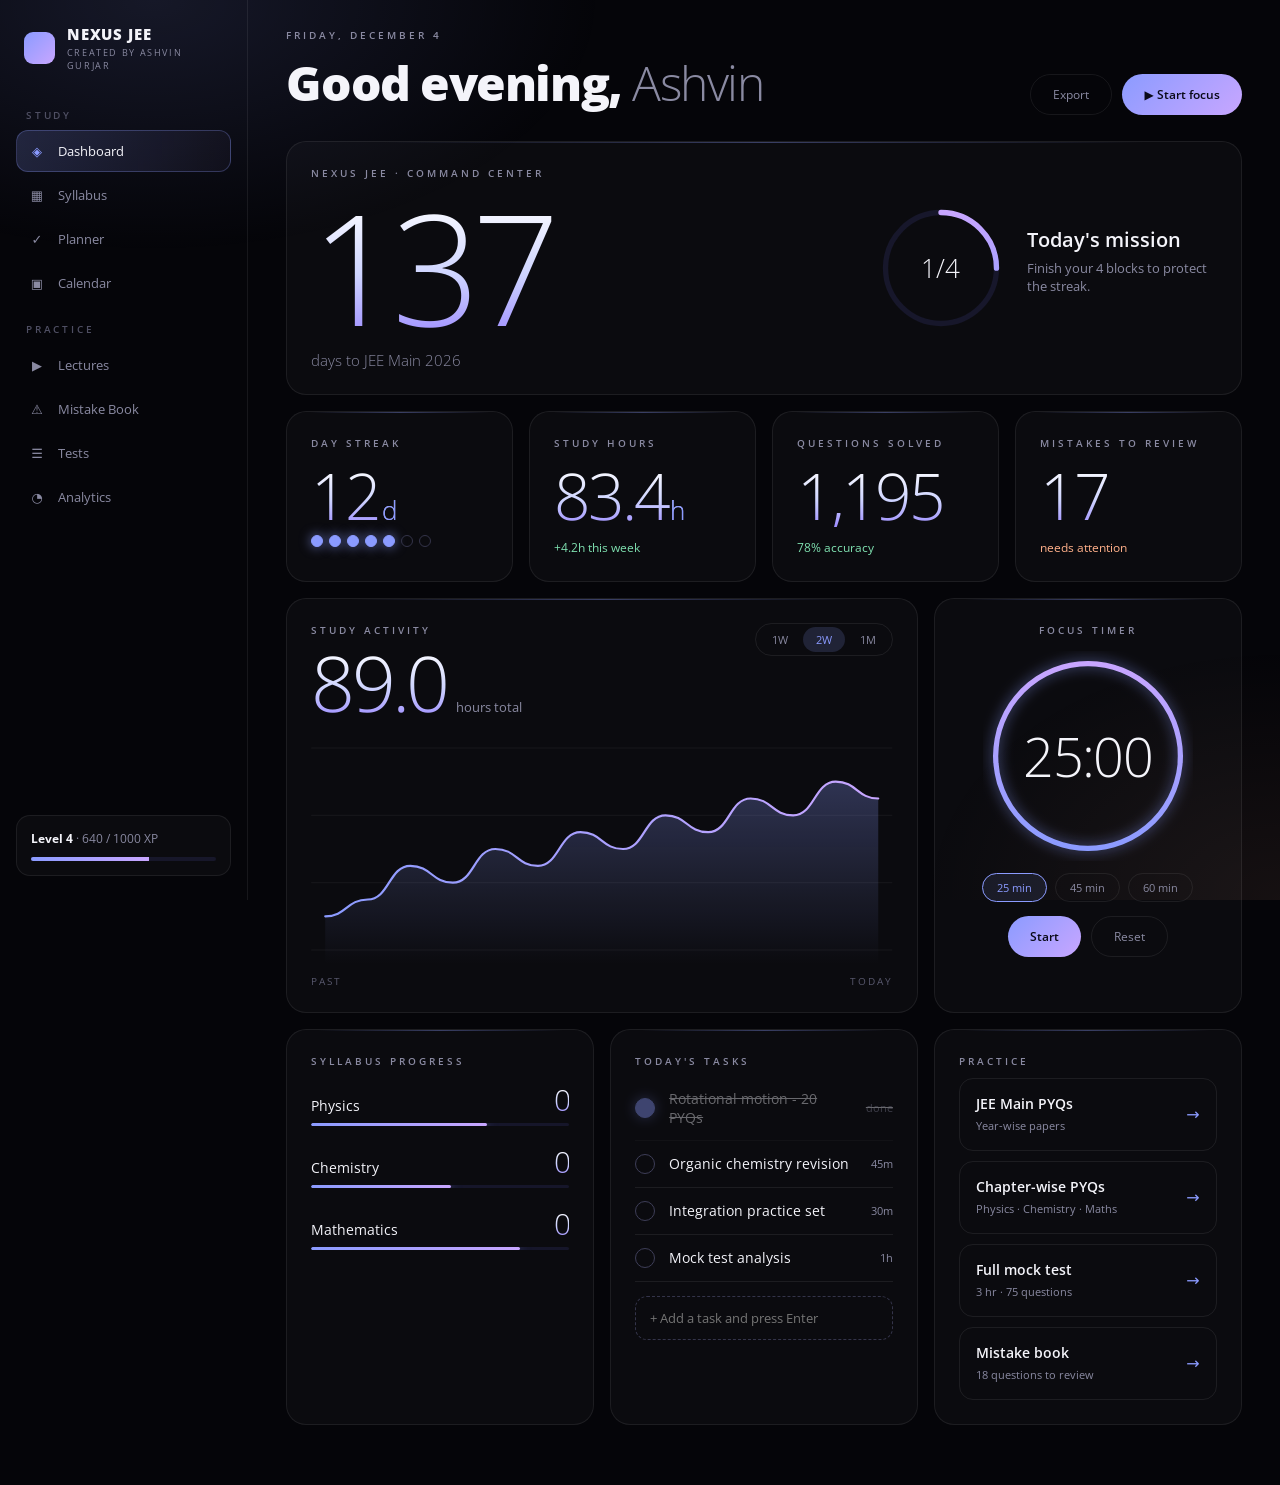
<file: NEXUS JEE - Study App (1).html>
<!DOCTYPE html>
<html lang="en">
<head>
<meta charset="UTF-8">
<meta name="viewport" content="width=device-width, initial-scale=1, viewport-fit=cover">
<title>NEXUS JEE - Command Center</title>
<link href="https://fonts.googleapis.com/css2?family=Open+Sans:wght@200;300;400;600;800&display=swap" rel="stylesheet">
<style>
:root{--bg:#050509;--cd:rgba(255,255,255,.028);--ln:rgba(255,255,255,.075);--tx:#f4f4fa;--mut:#8a8aa2;--a:#8b9bff;--b:#c8a6ff;--o:#ffb08a;--ok:#7fe0b0;--e:cubic-bezier(.16,1,.3,1);box-sizing:border-box;padding-top:env(safe-area-inset-top,0px);padding-bottom:env(safe-area-inset-bottom,0px)}
html{scroll-padding-top:env(safe-area-inset-top,0px);scroll-behavior:smooth}
*{margin:0;box-sizing:border-box}
html,body{background:var(--bg);color:var(--tx);font-family:'Open Sans','Segoe UI',system-ui,sans-serif;overflow-x:hidden}
body::before{content:"";position:fixed;inset:0;pointer-events:none;background:radial-gradient(50% 40% at 12% 0%,rgba(139,155,255,.13),transparent 70%),radial-gradient(40% 40% at 100% 100%,rgba(255,176,138,.07),transparent 70%)}
button,input{font:inherit;color:inherit;background:none;border:0}button{cursor:pointer}
.app{position:relative;display:grid;grid-template-columns:248px 1fr;min-height:100vh}
aside{position:sticky;top:0;height:100vh;padding:24px 16px;border-right:1px solid var(--ln);display:flex;flex-direction:column;gap:20px}
.logo{display:flex;align-items:center;gap:12px;padding:0 8px}.logo i{width:32px;height:32px;border-radius:9px;background:linear-gradient(135deg,var(--a),var(--b))}
.logo b{display:block;font-weight:800;font-size:15px;letter-spacing:.06em}.logo small{display:block;color:var(--mut);font-size:9px;letter-spacing:.18em;margin-top:2px}
nav{position:relative;display:flex;flex-direction:column;gap:2px}
nav h6{font-size:10px;letter-spacing:.28em;color:#4f4f63;margin:16px 10px 6px;font-weight:600}
#pill{position:absolute;left:0;right:0;top:0;height:42px;border-radius:12px;background:linear-gradient(90deg,rgba(139,155,255,.18),rgba(200,166,255,.04));border:1px solid rgba(139,155,255,.28);transition:transform .45s var(--e);pointer-events:none}
nav button{position:relative;display:flex;align-items:center;gap:12px;height:42px;padding:0 12px;border-radius:12px;font-size:13px;color:var(--mut);text-align:left;transition:color .15s}
nav button:hover,nav button.on{color:var(--tx)}nav button.on span{color:var(--a)}nav button span{width:18px;text-align:center}
.me{margin-top:auto;padding:14px;border:1px solid var(--ln);border-radius:14px;background:var(--cd);font-size:12px}
.xp{height:4px;border-radius:4px;background:#17172a;margin-top:10px;overflow:hidden}.xp i{display:block;height:100%;width:0;background:linear-gradient(90deg,var(--a),var(--b));transition:width 1.6s var(--e) .5s}
main{padding:28px clamp(18px,3vw,40px) 60px;max-width:1280px;width:100%}
header{display:flex;justify-content:space-between;align-items:flex-end;gap:16px;flex-wrap:wrap;margin-bottom:26px}
.lb{font-size:10px;letter-spacing:.3em;color:var(--mut);font-weight:600}
h1{font-size:clamp(30px,4vw,48px);font-weight:800;letter-spacing:-.03em;margin-top:8px}h1 em{font-style:normal;color:var(--mut);font-weight:300}
.btn{padding:11px 22px;border-radius:99px;border:1px solid var(--ln);font-size:12px;color:var(--mut);transition:all .15s}.btn:hover{color:var(--tx);border-color:rgba(255,255,255,.22)}
.btn.p{background:linear-gradient(135deg,var(--a),var(--b));color:#0a0a18;font-weight:600;border:0}.btn.p:hover{transform:translateY(-2px);color:#0a0a18}.btn:active{transform:scale(.97)}
.grid{display:grid;grid-template-columns:repeat(12,1fr);gap:16px}
.c3{grid-column:span 3}.c4{grid-column:span 4}.c8{grid-column:span 8}.c12{grid-column:span 12}
.cd{position:relative;background:var(--cd);border:1px solid var(--ln);border-radius:20px;padding:24px;transition:transform .4s var(--e),border-color .4s;overflow:hidden}
.cd::before{content:"";position:absolute;left:10%;right:10%;top:0;height:1px;background:linear-gradient(90deg,transparent,rgba(139,155,255,.6),transparent);opacity:.6}
.cd:hover{transform:translateY(-3px);border-color:rgba(139,155,255,.25)}
.num{font-weight:200;letter-spacing:-.05em;line-height:.95;font-variant-numeric:tabular-nums;background:linear-gradient(180deg,#fff,#cfd5ff 55%,#9d8cff);-webkit-background-clip:text;background-clip:text;color:transparent}
.r{opacity:0;transform:translateY(34px);filter:blur(8px);transition:opacity 1s var(--e),transform 1s var(--e),filter .9s var(--e);transition-delay:calc(var(--i,0)*80ms)}
.r.in{opacity:1;transform:none;filter:none}
.hero{display:flex;justify-content:space-between;align-items:center;gap:24px;flex-wrap:wrap}
.hero .num{font-size:clamp(84px,12vw,170px);margin-top:14px}.unit{color:var(--mut);font-size:15px;font-weight:300;margin-top:10px}
.mis{display:flex;align-items:center;gap:22px}.mis .rg{position:relative;width:128px;height:128px}.rg svg{width:100%;height:100%;transform:rotate(-90deg)}.rg div{position:absolute;inset:0;display:flex;align-items:center;justify-content:center;font-size:26px;font-weight:200}
.mis p{font-size:13px;color:var(--mut);margin:6px 0 14px;max-width:190px}.mis h3{font-size:20px;font-weight:600}
.kpi .num{font-size:clamp(44px,5vw,66px);margin:16px 0 8px;display:block}.kpi .num em{font-style:normal;font-size:.4em;color:var(--a);margin-left:3px;-webkit-text-fill-color:var(--a)}
.kpi small{font-size:12px;color:var(--ok)}.kpi small.w{color:var(--o)}
.sd{display:flex;gap:6px;margin-top:2px}.sd i{width:12px;height:12px;border-radius:50%;border:1.5px solid #34344a;transition:all .6s var(--e);transition-delay:calc(var(--k)*110ms + .7s)}.sd.go i.f{background:var(--a);border-color:var(--a);box-shadow:0 0 12px rgba(139,155,255,.7)}
.ch-h{display:flex;justify-content:space-between;align-items:flex-start;gap:12px;flex-wrap:wrap}
.rd{display:flex;align-items:baseline;gap:10px;margin-top:10px}.rd .num{font-size:clamp(46px,6vw,80px)}.rd span{color:var(--mut);font-size:13px}
.seg{display:flex;gap:2px;padding:3px;border:1px solid var(--ln);border-radius:99px}.seg button{padding:5px 13px;border-radius:99px;font-size:11px;color:var(--mut);transition:all .15s}.seg button.on{background:rgba(139,155,255,.16);color:var(--a)}
.chw{position:relative;margin-top:14px}.chw svg{display:block;width:100%;height:230px;overflow:visible}
.ax{display:flex;justify-content:space-between;font-size:10px;letter-spacing:.2em;color:#58586d;margin-top:10px}
.tm{text-align:center}.tm .rg{position:relative;width:210px;height:210px;margin:14px auto 12px}.tm .rg div{font-size:54px;font-weight:200;letter-spacing:-.03em;font-variant-numeric:tabular-nums}
.pre{display:flex;justify-content:center;gap:8px;margin-bottom:14px}.pre button{padding:6px 14px;border-radius:99px;border:1px solid var(--ln);font-size:11px;color:var(--mut);transition:all .15s}.pre button.on{border-color:var(--a);color:var(--a);background:rgba(139,155,255,.1)}
.tm .row{display:flex;gap:10px;justify-content:center}
.sb{margin-top:18px}.sb>div:not(.ln){display:flex;justify-content:space-between;align-items:baseline;margin-bottom:8px;font-size:14px}.sb .num{font-size:30px;font-weight:200}
.ln{height:3px;border-radius:3px;background:#16162a;margin-bottom:22px;overflow:hidden}.ln i{display:block;height:100%;width:0;background:linear-gradient(90deg,var(--a),var(--b));border-radius:3px;transition:width 1.6s var(--e) .4s;box-shadow:0 0 12px rgba(139,155,255,.6)}
.tk{display:flex;align-items:center;gap:14px;padding:13px 0;border-bottom:1px solid var(--ln);font-size:14px;cursor:pointer;transition:transform .35s var(--e),opacity .3s}.tk:hover{transform:translateX(5px)}
.tk i{flex:none;width:20px;height:20px;border-radius:50%;border:1.5px solid #3e3e58;transition:all .3s var(--e)}.tk.d{opacity:.4;text-decoration:line-through}.tk.d i{background:var(--a);border-color:var(--a);box-shadow:0 0 14px rgba(139,155,255,.6)}
.tk em{margin-left:auto;font-style:normal;font-size:11px;color:var(--mut)}
.add{width:100%;margin-top:14px;padding:12px 14px;border:1px dashed #34344a;border-radius:12px;font-size:13px;outline:0;transition:border-color .2s}.add:focus{border-color:var(--a)}
.pq{display:flex;align-items:center;justify-content:space-between;gap:12px;padding:15px 16px;margin-top:10px;border:1px solid var(--ln);border-radius:14px;cursor:pointer;transition:all .35s var(--e)}
.pq:hover{border-color:rgba(139,155,255,.4);background:rgba(139,155,255,.06);transform:translateX(4px)}.pq b{display:block;font-size:14px;font-weight:600}.pq small{color:var(--mut);font-size:11px}.pq span{color:var(--a);transition:transform .3s var(--e)}.pq:hover span{transform:translateX(4px)}
@media(max-width:1000px){.app{grid-template-columns:1fr}aside{display:none}.c3{grid-column:span 6}.c4,.c8{grid-column:span 12}}
@media(max-width:560px){.c3{grid-column:span 12}.mis{flex-wrap:wrap}}
</style>
</head>
<body>
<div class="app">
<aside>
  <div class="logo"><i></i><div><b>NEXUS JEE</b><small>CREATED BY ASHVIN GURJAR</small></div></div>
  <nav id="nav"><div id="pill"></div>
    <h6>STUDY</h6>
    <button class="on"><span>&#9672;</span>Dashboard</button><button><span>&#9638;</span>Syllabus</button><button><span>&#10003;</span>Planner</button><button><span>&#9635;</span>Calendar</button>
    <h6>PRACTICE</h6>
    <button><span>&#9654;</span>Lectures</button><button><span>&#9888;</span>Mistake Book</button><button><span>&#9776;</span>Tests</button><button><span>&#9684;</span>Analytics</button>
  </nav>
  <div class="me"><b>Level 4</b> <span style="color:var(--mut)">&middot; 640 / 1000 XP</span><div class="xp"><i id="xp"></i></div></div>
</aside>
<main>
  <header class="r"><div><div class="lb" id="dt">TUESDAY</div><h1 id="ttl">Good evening, <em>Ashvin</em></h1></div><div style="display:flex;gap:10px"><button class="btn">Export</button><button class="btn p" id="go">&#9654; Start focus</button></div></header>
  <div class="grid">
    <div class="cd hero c12 r"><div><div class="lb">NEXUS JEE &middot; COMMAND CENTER</div><div class="num" data-n="142">0</div><div class="unit">days to JEE Main 2026</div></div>
      <div class="mis"><div class="rg"><svg viewBox="0 0 120 120"><circle cx="60" cy="60" r="52" fill="none" stroke="#17172b" stroke-width="5"/><circle id="mr" cx="60" cy="60" r="52" fill="none" stroke="url(#gg)" stroke-width="5" stroke-linecap="round" stroke-dasharray="326.7" stroke-dashoffset="326.7" style="transition:stroke-dashoffset 1.6s var(--e) .4s"/><defs><linearGradient id="gg"><stop offset="0" stop-color="#8b9bff"/><stop offset="1" stop-color="#c8a6ff"/></linearGradient></defs></svg><div id="mt">1/4</div></div>
      <div><h3>Today's mission</h3><p id="mp">Finish your 4 blocks to protect the streak.</p></div></div></div>
    <div class="cd kpi c3 r"><div class="lb">DAY STREAK</div><span class="num"><i data-n="12" style="font-style:normal">0</i><em>d</em></span><div class="sd" id="sd"></div></div>
    <div class="cd kpi c3 r"><div class="lb">STUDY HOURS</div><span class="num"><i data-n="86.5" data-d="1" style="font-style:normal">0</i><em>h</em></span><small>+4.2h this week</small></div>
    <div class="cd kpi c3 r"><div class="lb">QUESTIONS SOLVED</div><span class="num"><i data-n="1240" style="font-style:normal">0</i></span><small>78% accuracy</small></div>
    <div class="cd kpi c3 r"><div class="lb">MISTAKES TO REVIEW</div><span class="num"><i data-n="18" style="font-style:normal">0</i></span><small class="w">needs attention</small></div>
    <div class="cd c8 r"><div class="ch-h"><div><div class="lb">STUDY ACTIVITY</div><div class="rd"><div class="num" id="rdn">0</div><span id="rdl">hours total</span></div></div><div class="seg" id="seg"><button>1W</button><button class="on">2W</button><button>1M</button></div></div>
      <div class="chw" id="cw"><svg id="sv"><defs><linearGradient id="ga" x1="0" y1="0" x2="0" y2="1"><stop offset="0" stop-color="#8b9bff" stop-opacity=".28"/><stop offset="1" stop-color="#8b9bff" stop-opacity="0"/></linearGradient><linearGradient id="gl" x1="0" x2="1"><stop offset="0" stop-color="#8b9bff"/><stop offset="1" stop-color="#c8a6ff"/></linearGradient></defs><g id="gr" stroke="rgba(255,255,255,.05)"></g><path id="ar" fill="url(#ga)" opacity="0"/><path id="ln" fill="none" stroke="url(#gl)" stroke-width="2.2" stroke-linecap="round"/><line id="vl" stroke="rgba(139,155,255,.35)" opacity="0"/><circle id="dot" r="5.5" fill="#c8a6ff" opacity="0"/></svg></div>
      <div class="ax"><span>PAST</span><span>TODAY</span></div></div>
    <div class="cd tm c4 r"><div class="lb">FOCUS TIMER</div><div class="rg"><svg viewBox="0 0 200 200"><circle cx="100" cy="100" r="88" fill="none" stroke="#17172b" stroke-width="4"/><circle id="tr" cx="100" cy="100" r="88" fill="none" stroke="url(#gg)" stroke-width="5" stroke-linecap="round" stroke-dasharray="552.9" stroke-dashoffset="552.9" style="filter:drop-shadow(0 0 6px rgba(139,155,255,.6))"/></svg><div id="tt">25:00</div></div>
      <div class="pre" id="pre"><button class="on" data-m="25">25 min</button><button data-m="45">45 min</button><button data-m="60">60 min</button></div>
      <div class="row"><button class="btn p" id="ts">Start</button><button class="btn" id="tx">Reset</button></div></div>
    <div class="cd c4 r"><div class="lb">SYLLABUS PROGRESS</div>
      <div class="sb"><div><span>Physics</span><span class="num" data-n="68">0</span></div><div class="ln"><i data-w="68"></i></div>
      <div><span>Chemistry</span><span class="num" data-n="54">0</span></div><div class="ln"><i data-w="54"></i></div>
      <div><span>Mathematics</span><span class="num" data-n="81">0</span></div><div class="ln" style="margin-bottom:4px"><i data-w="81"></i></div></div></div>
    <div class="cd c4 r"><div class="lb">TODAY'S TASKS</div><div id="tl" style="margin-top:8px">
      <div class="tk d"><i></i>Rotational motion - 20 PYQs<em>done</em></div><div class="tk"><i></i>Organic chemistry revision<em>45m</em></div><div class="tk"><i></i>Integration practice set<em>30m</em></div><div class="tk"><i></i>Mock test analysis<em>1h</em></div></div>
      <input class="add" id="ad" placeholder="+ Add a task and press Enter"></div>
    <div class="cd c4 r"><div class="lb">PRACTICE</div>
      <div class="pq"><div><b>JEE Main PYQs</b><small>Year-wise papers</small></div><span>&rarr;</span></div>
      <div class="pq"><div><b>Chapter-wise PYQs</b><small>Physics &middot; Chemistry &middot; Maths</small></div><span>&rarr;</span></div>
      <div class="pq"><div><b>Full mock test</b><small>3 hr &middot; 75 questions</small></div><span>&rarr;</span></div>
      <div class="pq"><div><b>Mistake book</b><small>18 questions to review</small></div><span>&rarr;</span></div></div>
  </div>
</main>
</div>
<script>
var $=function(s){return document.querySelector(s)},$$=function(s){return [].slice.call(document.querySelectorAll(s))};
$('#dt').textContent=new Date().toLocaleDateString('en-US',{weekday:'long',day:'numeric',month:'long'}).toUpperCase();
var D={'1W':[3,5,4,6,5,7,6],'2W':[2,3,5,4,6,5,7,6,8,7,9,8,10,9],'1M':[]},cur='2W',P=[],CW=800,drawn=false;
for(var i=0;i<30;i++)D['1M'].push(Math.round((4+i*.18+Math.sin(i*.9)*2.2+Math.cos(i*.4))*10)/10);
function sum(a){return a.reduce(function(x,y){return x+y},0)}
function build(){
  var d=D[cur],W=CW=$('#cw').clientWidth||800,H=230,pd=14,mx=Math.max.apply(null,d)*1.2;
  $('#sv').setAttribute('viewBox','0 0 '+W+' '+H);
  P=d.map(function(v,i){return [pd+i*(W-2*pd)/(d.length-1),H-pd-(v/mx)*(H-2*pd)]});
  var s='M'+P[0][0]+','+P[0][1];for(var i=1;i<P.length;i++){var a=P[i-1],b=P[i],m=(a[0]+b[0])/2;s+=' C'+m+','+a[1]+' '+m+','+b[1]+' '+b[0]+','+b[1]}
  var ln=$('#ln'),ar=$('#ar'),g='';for(var k=0;k<4;k++){var y=pd+k*(H-2*pd)/3;g+='<line x1="0" x2="'+W+'" y1="'+y+'" y2="'+y+'"/>'}
  $('#gr').innerHTML=g;ln.setAttribute('d',s);ar.setAttribute('d',s+' L'+P[P.length-1][0]+','+H+' L'+P[0][0]+','+H+' Z');
  var L=ln.getTotalLength();ln.style.transition='none';ln.style.strokeDasharray=L;ln.style.strokeDashoffset=L;ar.style.transition='none';ar.style.opacity=0;$('#dot').style.opacity=0;
  $('#vl').setAttribute('y1',0);$('#vl').setAttribute('y2',H);rd(P.length-1,true);
  if(!drawn)return;void ln.getBoundingClientRect();ln.style.transition='stroke-dashoffset 1.8s var(--e)';ln.style.strokeDashoffset=0;ar.style.transition='opacity 1.3s ease .8s';ar.style.opacity=1;
  setTimeout(function(){$('#dot').style.transition='opacity .5s';$('#dot').style.opacity=1},1500);
}
function rd(i,tot){var d=D[cur];$('#rdn').textContent=tot?sum(d).toFixed(1):d[i].toFixed(1);$('#rdl').textContent=tot?'hours total':'hours that day';$('#dot').setAttribute('cx',P[i][0]);$('#dot').setAttribute('cy',P[i][1]);$('#vl').setAttribute('x1',P[i][0]);$('#vl').setAttribute('x2',P[i][0])}
$('#cw').addEventListener('mousemove',function(e){var r=this.getBoundingClientRect(),n=P.length,i=Math.max(0,Math.min(n-1,Math.round((e.clientX-r.left-14)/((CW-28)/(n-1)))));rd(i,false);$('#vl').setAttribute('opacity',1);$('#dot').style.opacity=1});
$('#cw').addEventListener('mouseleave',function(){$('#vl').setAttribute('opacity',0);rd(P.length-1,true)});
$$('#seg button').forEach(function(b){b.onclick=function(){$$('#seg button').forEach(function(x){x.classList.remove('on')});b.classList.add('on');cur=b.textContent;drawn=true;build()}});
var sd=$('#sd');for(var k=0;k<7;k++){var q=document.createElement('i');q.style.setProperty('--k',k);if(k<5)q.className='f';sd.appendChild(q)}
function count(el){var to=parseFloat(el.dataset.n),dec=+el.dataset.d||0,t0=null;(function f(t){if(t0===null)t0=t;var p=Math.max(0,Math.min((t-t0)/1500,1)),e=1-Math.pow(1-p,4);el.textContent=(to*e).toFixed(dec).replace(/\B(?=(\d{3})+(?!\d))/g,dec?'':',');if(p<1)requestAnimationFrame(f)})(performance.now())}
function reveal(el){el.classList.add('in');
  $$('[data-n]').filter(function(n){return el.contains(n)}).forEach(function(n){setTimeout(function(){count(n)},350)});
  if(el.contains($('#sd')))setTimeout(function(){sd.classList.add('go')},100);
  [].forEach.call(el.querySelectorAll('[data-w]'),function(u){u.style.width=u.dataset.w+'%'});
  if(el.contains($('#mr')))mission();if(el.contains($('#cw'))){drawn=true;build()}if(el.contains($('#tr')))timerUI();
}
var io=new IntersectionObserver(function(es){es.forEach(function(en){if(en.isIntersecting){io.unobserve(en.target);reveal(en.target)}})},{threshold:.12});
function play(){$$('.r').forEach(function(e,i){io.unobserve(e);e.classList.remove('in');e.style.setProperty('--i',i%7)});
  $$('[data-w]').forEach(function(u){u.style.width='0'});$('#xp').style.width='0';$('#mr').style.strokeDashoffset=326.7;sd.classList.remove('go');drawn=false;
  void document.body.offsetWidth;$$('.r').forEach(function(e){io.observe(e)});setTimeout(function(){$('#xp').style.width='64%'},100)}
function mission(){var t=$$('#tl .tk'),d=t.filter(function(x){return x.classList.contains('d')}).length;$('#mt').textContent=d+'/'+t.length;
  $('#mr').style.strokeDashoffset=326.7*(1-(t.length?d/t.length:0));$('#mp').textContent=d===t.length?'Mission complete. Streak protected.':'Finish your '+t.length+' blocks to protect the streak.'}
$('#tl').addEventListener('click',function(e){var t=e.target.closest('.tk');if(t){t.classList.toggle('d');mission()}});
$('#ad').addEventListener('keydown',function(e){if(e.key==='Enter'&&this.value.trim()){var d=document.createElement('div');d.className='tk';d.innerHTML='<i></i><span></span><em>new</em>';d.querySelector('span').textContent=this.value.trim();$('#tl').appendChild(d);this.value='';mission()}});
var C=552.9,tot=1500,left=1500,iv=null;
function fmt(s){return ('0'+Math.floor(s/60)).slice(-2)+':'+('0'+s%60).slice(-2)}
function timerUI(){$('#tt').textContent=fmt(left);$('#tr').style.transition='stroke-dashoffset 1s linear';$('#tr').style.strokeDashoffset=C*(1-left/tot)}
function stop(){clearInterval(iv);iv=null;$('#ts').textContent='Start'}
function start(){if(iv){stop();return}if(left<=0)left=tot;$('#ts').textContent='Pause';
  iv=setInterval(function(){left--;timerUI();if(left<=0){stop();$('#tt').textContent='Done';$('#ts').textContent='Start'}},1000)}
$('#ts').onclick=start;$('#tx').onclick=function(){stop();left=tot;timerUI()};
$$('#pre button').forEach(function(b){b.onclick=function(){$$('#pre button').forEach(function(x){x.classList.remove('on')});b.classList.add('on');stop();tot=left=b.dataset.m*60;timerUI()}});
$('#go').onclick=function(){$('#tt').scrollIntoView({behavior:'smooth',block:'center'});if(!iv)setTimeout(start,500)};
var nb=$$('#nav button');function mv(b){$('#pill').style.transform='translateY('+b.offsetTop+'px)'}
nb.forEach(function(b){b.onclick=function(){nb.forEach(function(x){x.classList.remove('on')});b.classList.add('on');mv(b);$('#ttl').innerHTML=b.textContent==='Dashboard'?'Good evening, <em>Ashvin</em>':b.textContent;scrollTo({top:0});play()}});
mv($('#nav button.on'));addEventListener('resize',function(){mv($('#nav button.on'));if(drawn&&Math.abs($('#cw').clientWidth-CW)>4)build()});
play();build();
</script>
</body>
</html>
</file>
